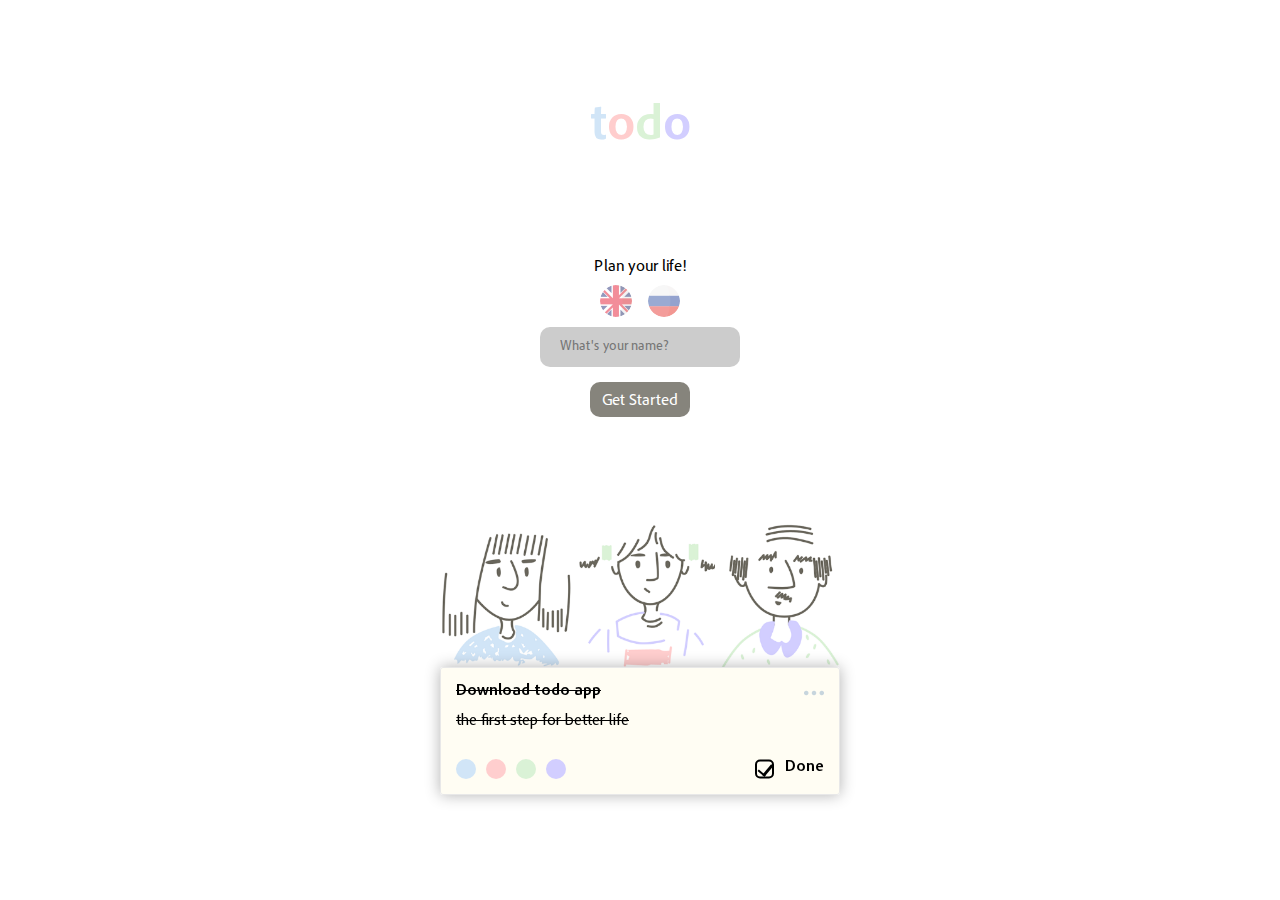
<file: index.html>
<html lang="en">
<head>
    <meta charset="UTF-8">
    <meta name="viewport" content="width=device-width, initial-scale=1.0">
    <title>Get started</title>
    <link rel="stylesheet" href="normalize.css">
    <link href="auto.css" rel="stylesheet">
    <link rel="shortcut icon" href="img/Papirus-Team-Papirus-Apps-Gnome-todo.ico" type="image/x-icon">
</head>
<body>
    <header>
        <strong class="first-letter">t</strong>
        <strong class="second-letter">o</strong>
        <strong class="third-letter">d</strong>
        <strong class="fourth-letter">o</strong>
    </header>
    <main>
        <p class="ln plan">Plan your life!</p>
        <div class="lang-chooser">
            <label class="lang-chooser__el">
                <input class="lang-chooser__input lang-chooser__input_en" type="radio" name="lang">
                <span></span>
            </label>
            <label class="lang-chooser__el">
                <input class="lang-chooser__input lang-chooser__input_ru" type="radio" name="lang">
                <span></span>
            </label>
        </div>
        <input type="text" placeholder="What's your name?" class="ln start-name">
        <a class="ln start-app" href="app.html">Get Started</a>
    </main>
    <footer>
        <img src="./img/three.png" alt="">
        <div class="card3d">
            <div class="task-card">
                <div class="card-header">
                    <div class="ln title-card">Download todo app</div>
                    <div class="menu-card"></div>
                </div>
                <div class="ln description-card">the first step for better life</div>
                <div class="card-footer">
                    <div class="tags-card">
                        <div class="card-study round"></div>
                        <div class="card-entertaiment round"></div>
                        <div class="card-family round"></div>
                        <div class="card-work round"></div>
                    </div>
                    <div class="done-task">
                    <label class="task-custom card-done">
                        <input type="checkbox" name="done" disabled="disabled" checked> 
                        <span class="ln start-card-done">Done</span>
                    </label>
                    </div>
                </div>
            </div>
        </div>
    </footer>
    <script src="./lang.js"></script>
    <script src="./index.js"></script>
    </body>
</html>
</file>
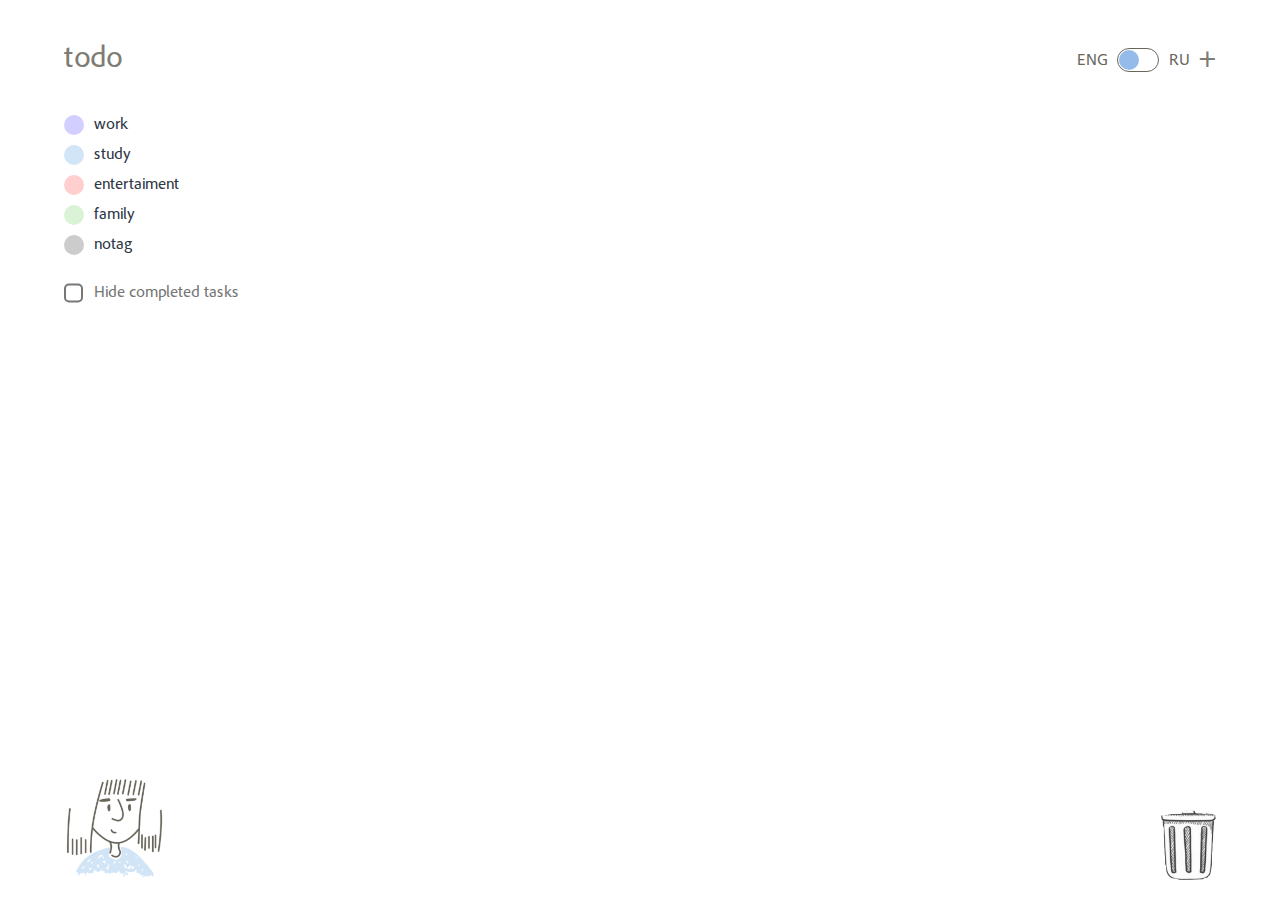
<file: app.html>
<html lang="en">
<head>
    <meta charset="UTF-8">
    <meta name="viewport" content="width=device-width, initial-scale=1.0">
    <title>todo list</title>
    <link rel="stylesheet" href="normalize.css">
    <link href="style.css" rel="stylesheet">
    <link rel="shortcut icon" href="img/Papirus-Team-Papirus-Apps-Gnome-todo.ico" type="image/x-icon">
</head>
<body>
      <div id="my_modal" class="modal">
        <div class="modal-content">
            <div class="add">
                <button class="ln close-modal-window">Cancel</button>
                <button class="ln add-modal">Add</button>
            </div>
                <div class="modal-title modal-flex">
                    <span class="ln title">Title</span>
                    <input type="text" size="40" class="modal-input ln title-input" placeholder="add a title...">
                </div>
                <div class="modal-description modal-flex">
                    <span class="ln description">Description</span>
                    <textarea name="" id="" cols="30" rows="10" class="modal-textarea ln description-textarea" placeholder="add a description..." ></textarea>
                </div>
            <div class="modal-tags"><span class="ln tags">Tags</span>
                <div class="modal-nav tags">
                    <label class="nav__elem work tags">
                        <input type="checkbox" id="add-work">
                        <span class="ln work">work</span>
                    </label>
                    
                    <label class="nav__elem study tags">
                        <input type="checkbox" id="add-study">
                        <span class="ln study">study</span>
                    </label>
                    <label class="nav__elem entertaiment tags">
                        <input type="checkbox" id="add-entertaiment">
                        <span class="ln entertaiment">entertaiment</span>
                    </label>
                    <label class="nav__elem family tags">
                        <input type="checkbox" id="add-family">
                        <span class="ln family">family</span>
                    </label>
                </div>
            </div>
        </div>
      </div>
      <div id="save-card" class="modal">
        <div class="save-content-card">
            <div class="save">
                <button class="close-edit-card ln close-modal-window">Cancel</button>
                <button class="save-edit ln save-change">Save</button>
            </div>
                <div class="modal-title modal-flex">
                    <span class="ln title">Title</span>
                    <input type="text" size="40" class="title-edit ln title-input" placeholder="add a title...">
                </div>
                <div class="modal-description modal-flex">
                    <span class="ln description">Description</span>
                    <textarea name="" id="" cols="30" rows="10" class="description-edit ln description-textarea" placeholder="add a description..." ></textarea>
                </div>
            <div class="modal-tags"><span class="ln tags">Tags</span>
                <div class="modal-nav tags">
                    <label class="nav__elem work tags">
                        <input type="checkbox" id="add-work">
                        <span class="ln work">work</span>
                    </label>
                    <label class="nav__elem study tags">
                        <input type="checkbox" id="add-study">
                        <span class="ln study">study</span>
                    </label>
                    <label class="nav__elem entertaiment tags">
                        <input type="checkbox" id="add-entertaiment">
                        <span class="ln entertaiment">entertaiment</span>
                    </label>
                    <label class="nav__elem family tags">
                        <input type="checkbox" id="add-family">
                        <span class="ln family">family</span>
                    </label>
                </div>
            </div>
        </div>
      </div>
    <header class="header">
        <div class="todo">todo</div>
        <div class="new-change-lang">
            <span class="new-change-lang__lang" data-lang='en'>ENG</span>
            <span class="new-change-lang__toggler"></span>
            <span class="new-change-lang__lang" data-lang='ru'>RU</span>
        </div>
        <div class="add-card" id="btn_modal_window">+</div>
    </header>
    <main>
        <div class="flex-container">
            <aside class="aside flex-grow-1">
                <ul class="nav">
                    <li class="nav__elem ln work" data-filter="work">work</li>
                    <li class="nav__elem ln study" data-filter="study">study</li>
                    <li class="nav__elem ln entertaiment" data-filter="entertaiment">entertaiment</li>
                    <li class="nav__elem ln family" data-filter="family">family</li>
                    <li class="nav__elem ln notag" data-filter="notag">notag</li>
                </ul>
            </aside>
            <section class="section flex-grow-3">
            </section>
    
        </div>
        <div class="hide-tasks">
            <label class="task-custom hide-done">
                <input id="hide-done-cards" type="checkbox" name="hide">
                <span class="ln hide-done-task">Hide completed tasks</span>
            </label>
        </div>
    </main>
    <footer>
        <div class="girl-picture">
            <img src="img/girl.png" alt="">
        </div>
            <img class="bin-picture" src="img/bin.png" alt="">
    </footer>
    <script src="app.js"></script>
    <script src="dragger.js"></script>
    <script src="lang.js"></script>
</body>
</html>
</file>
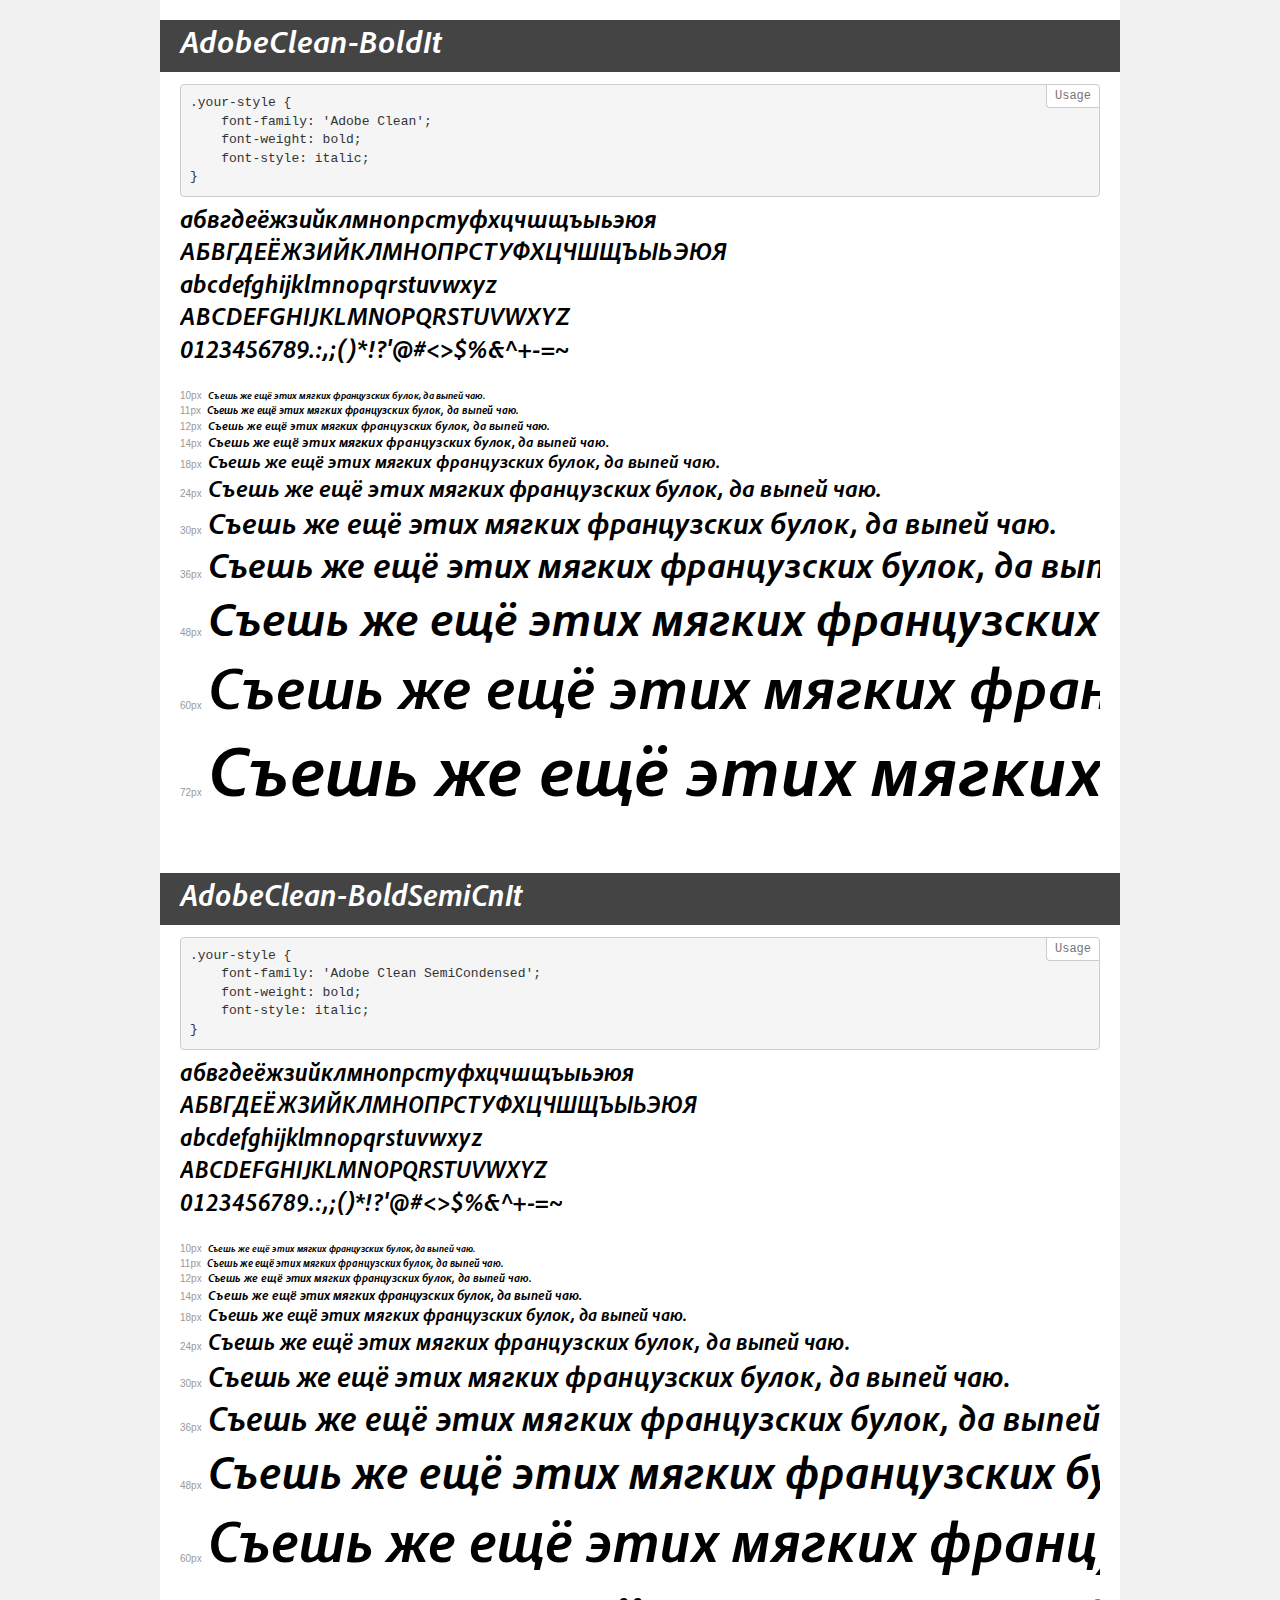
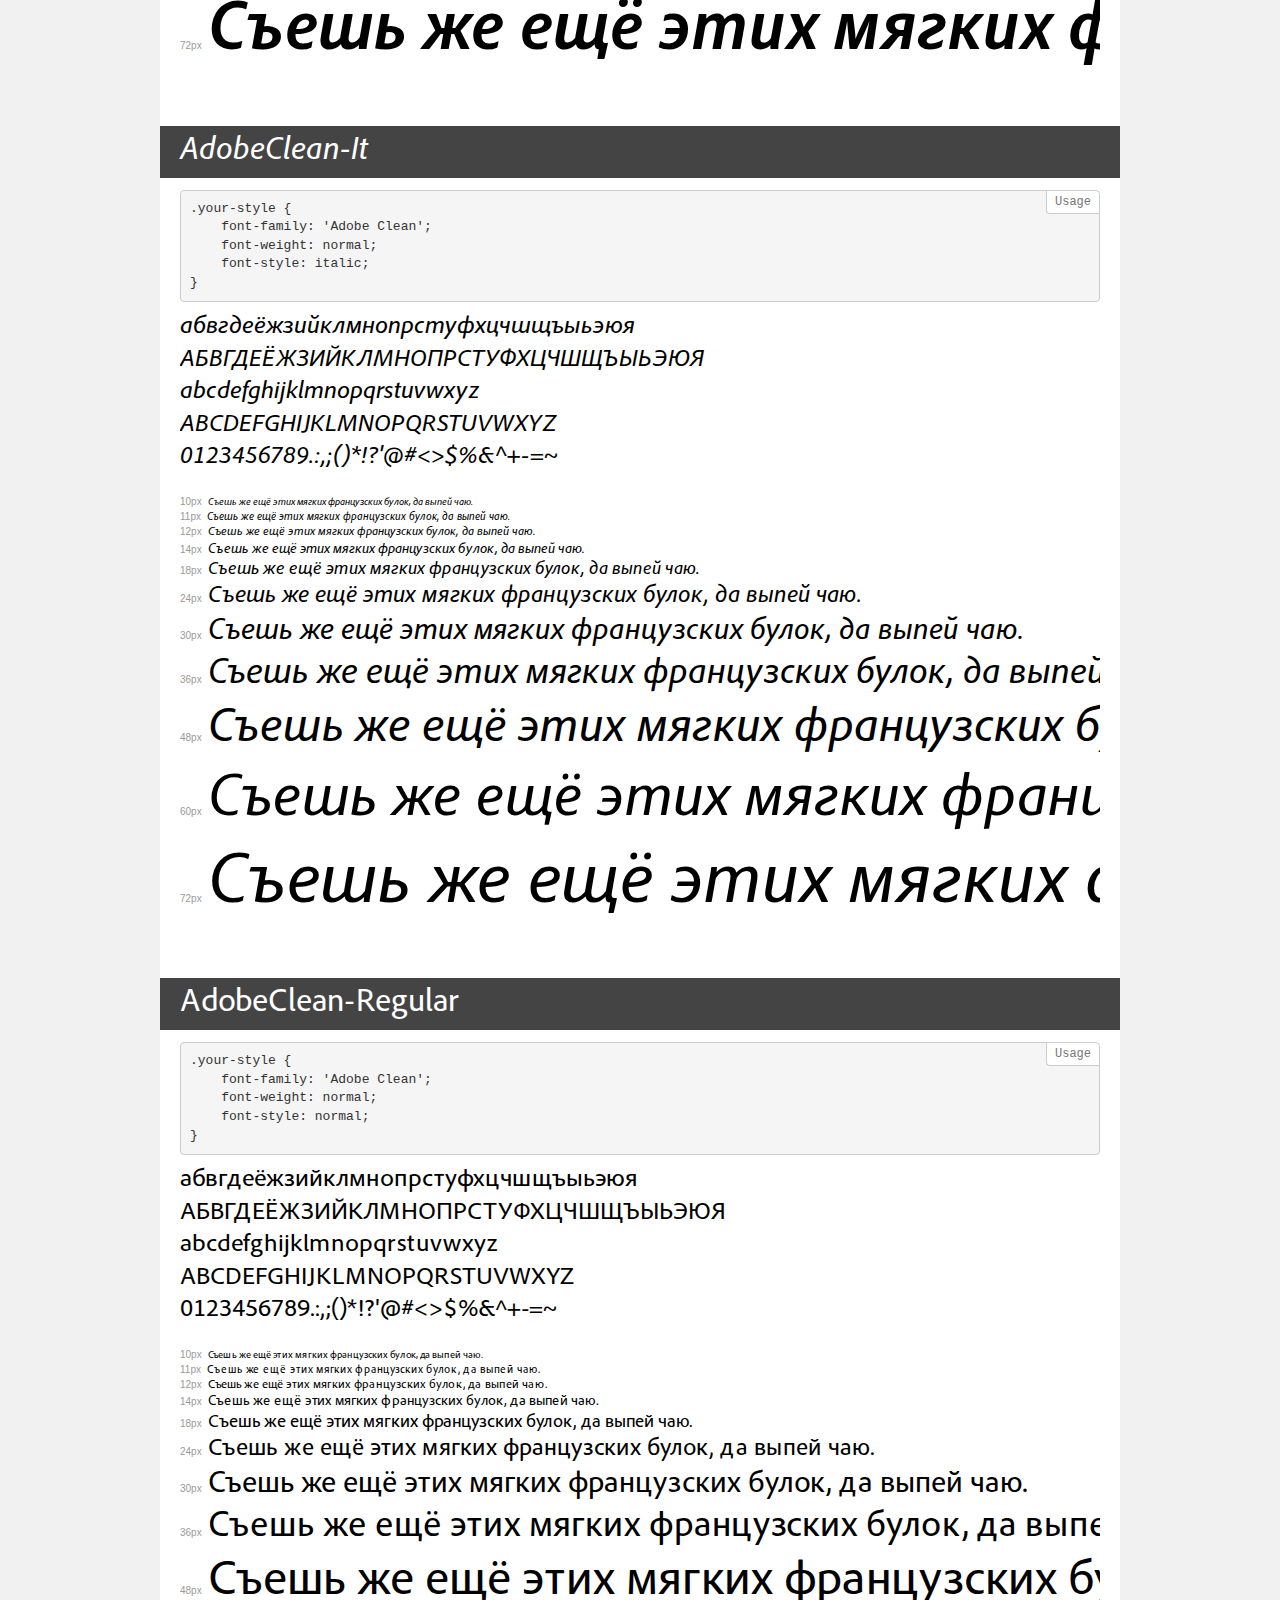
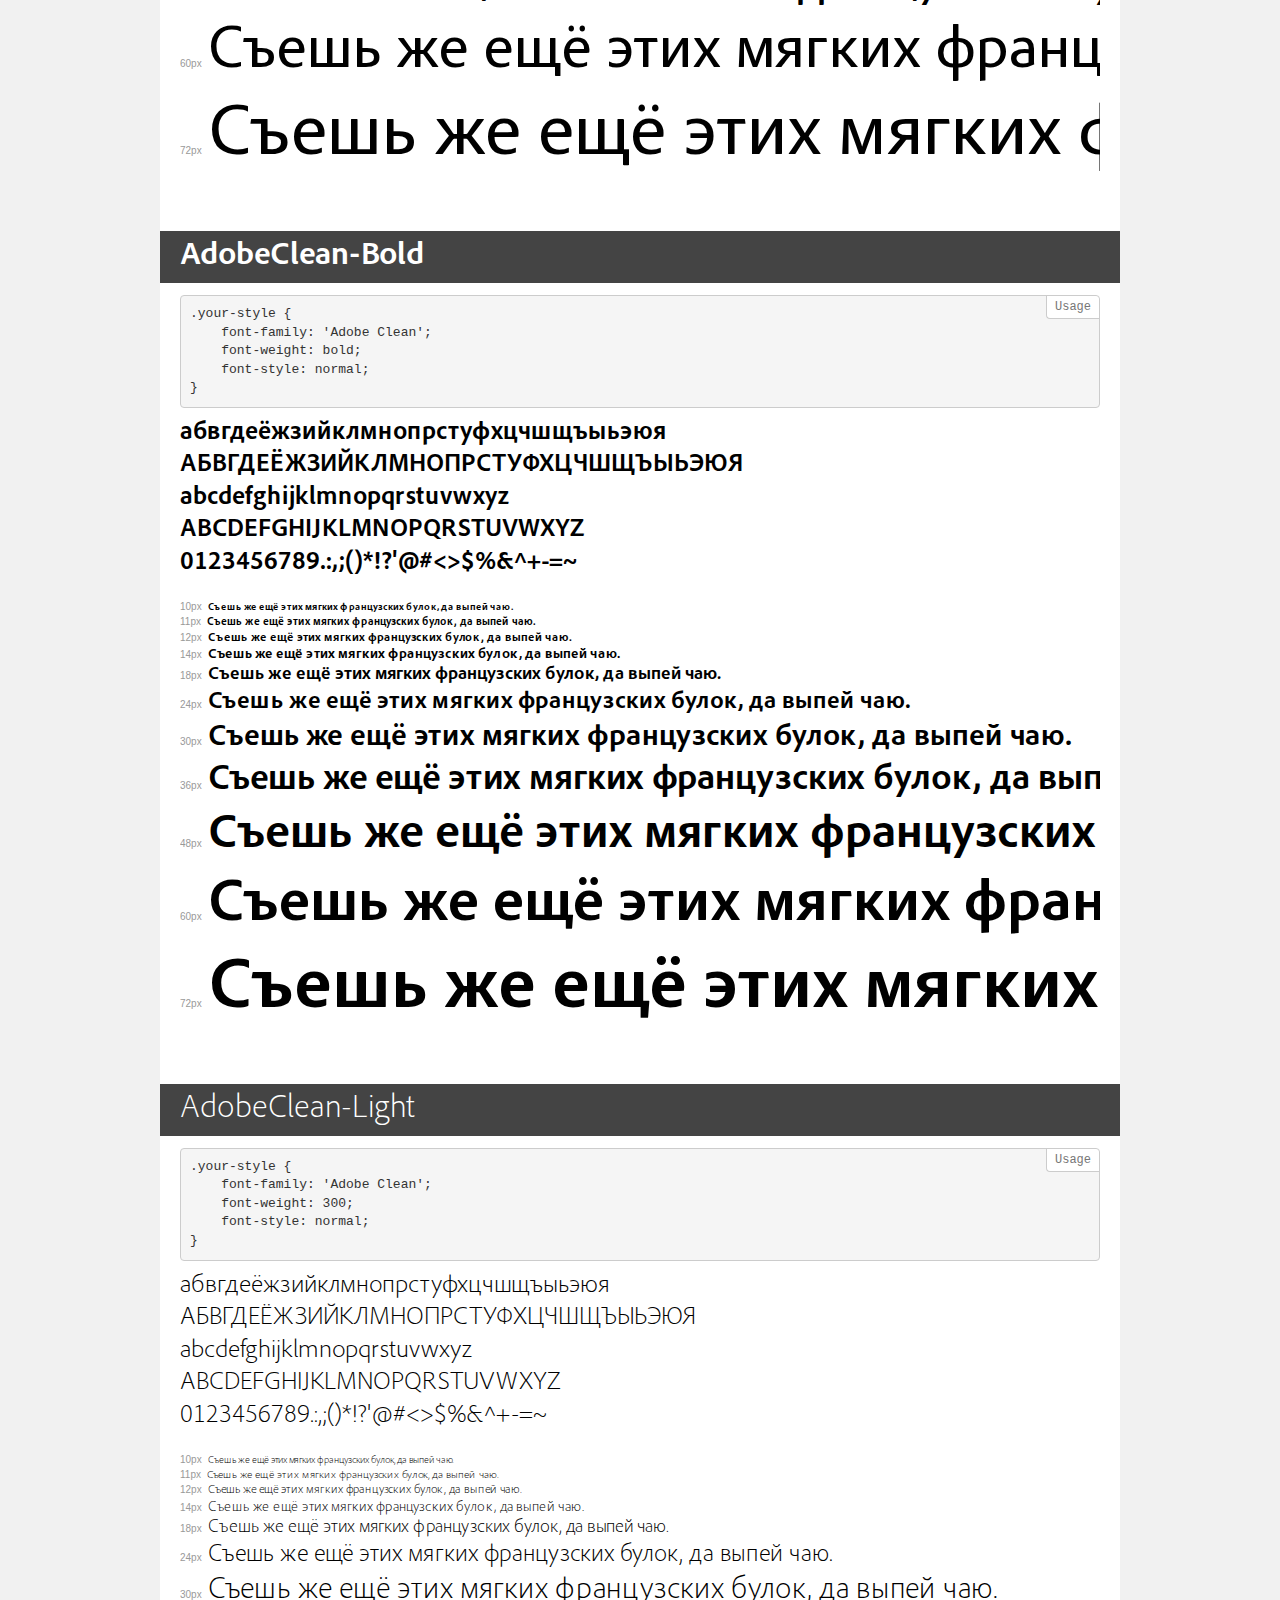
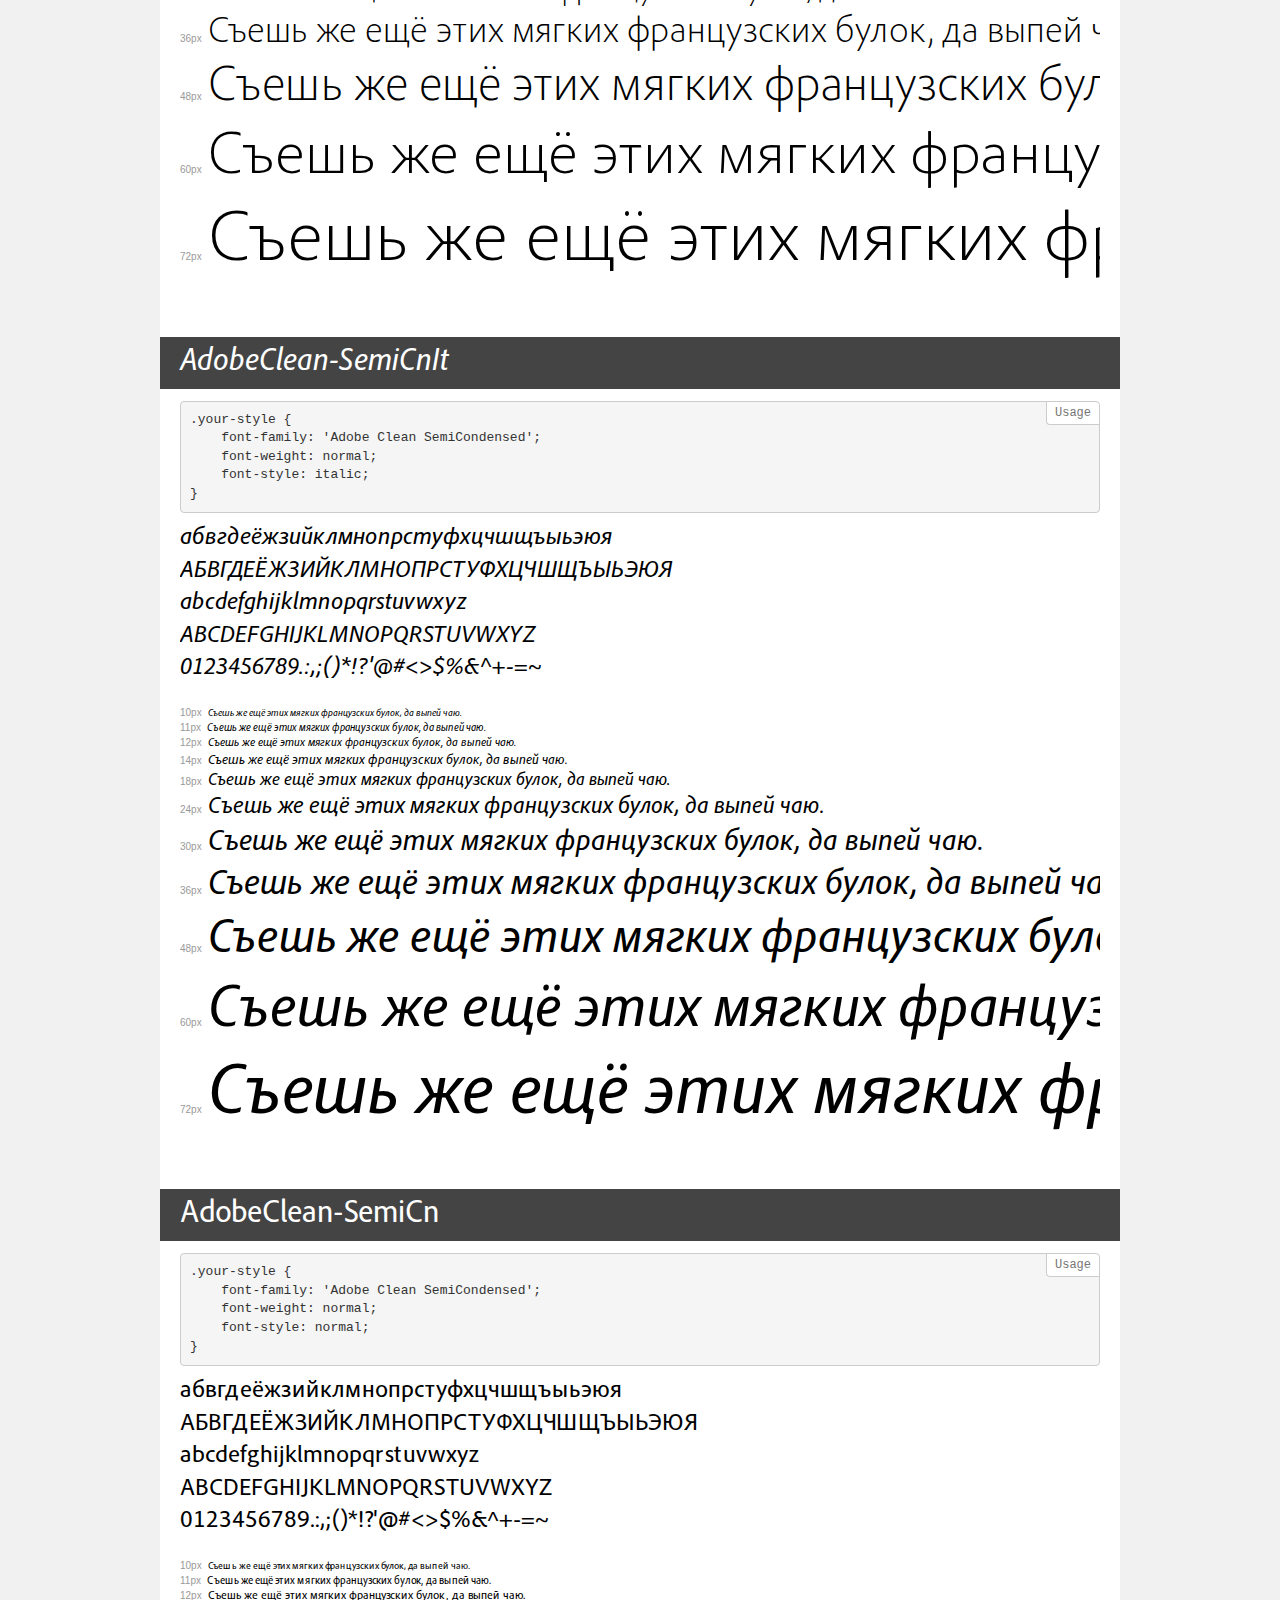
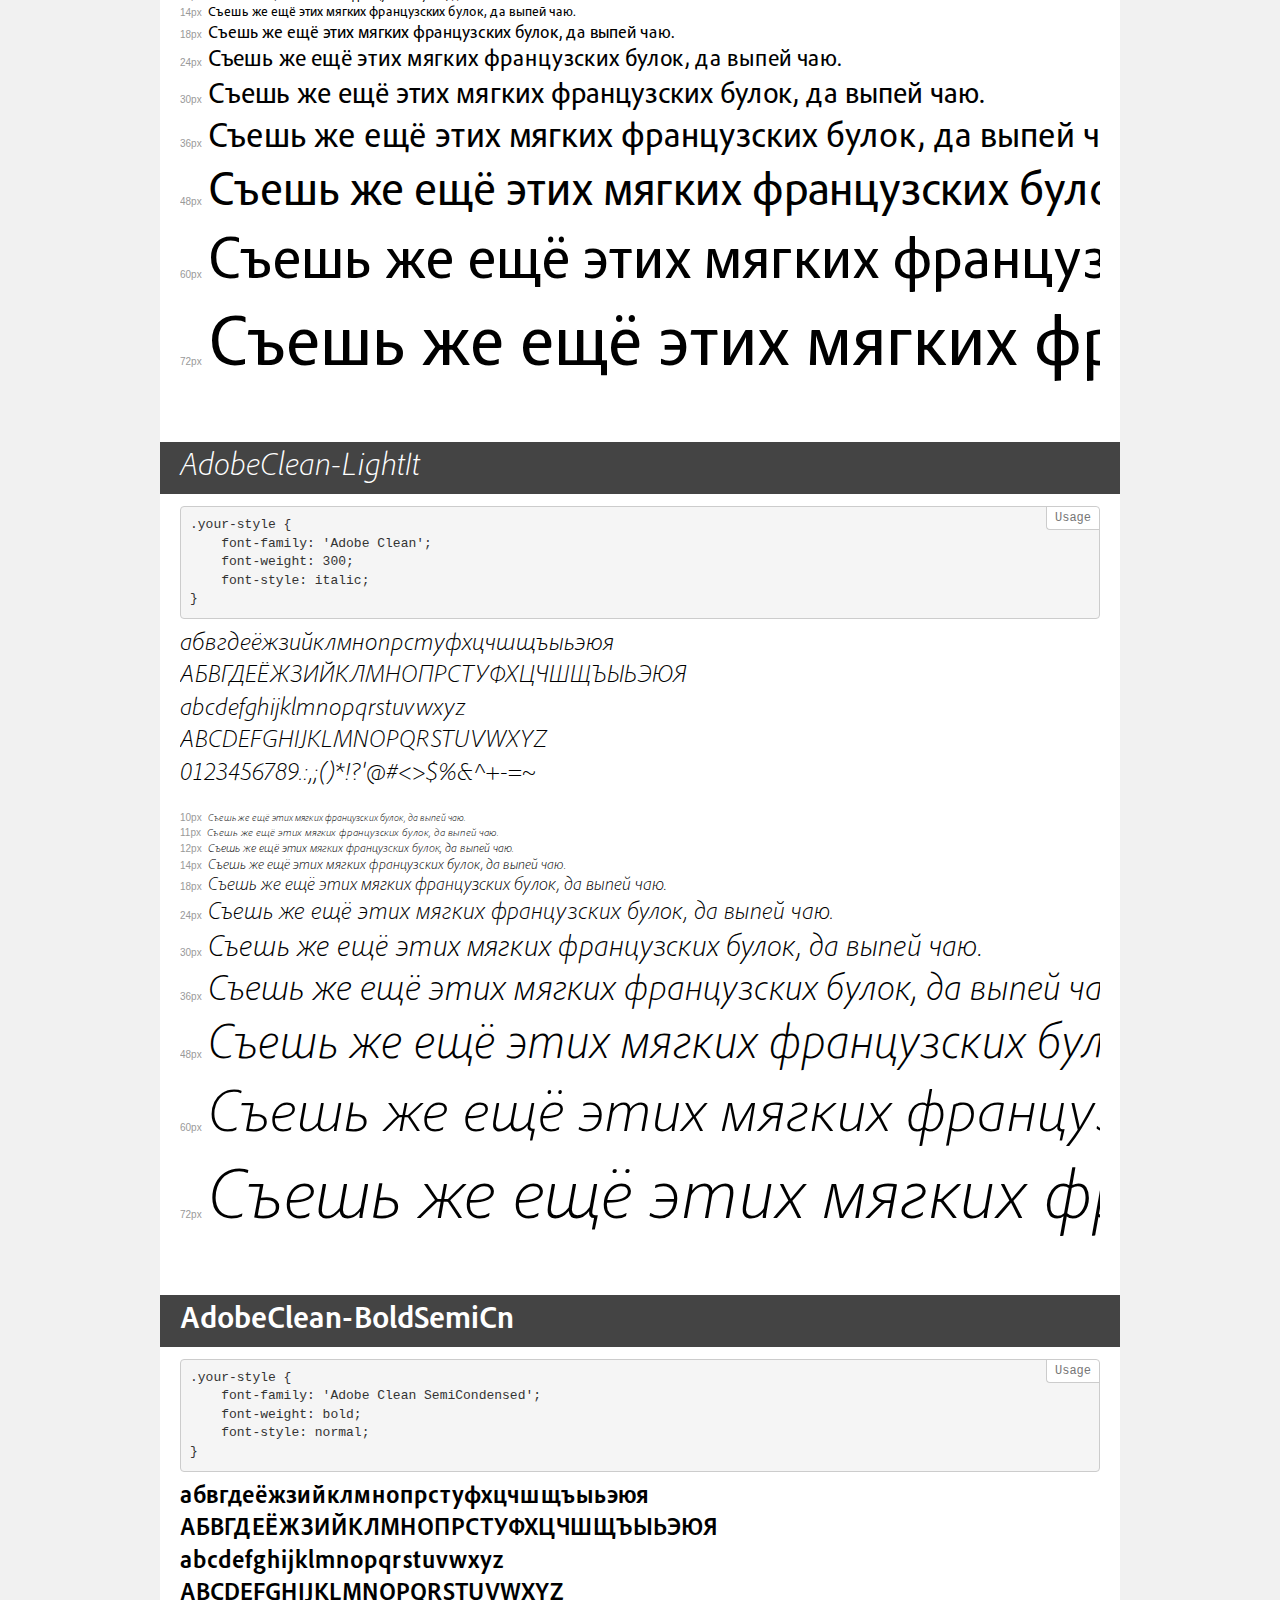
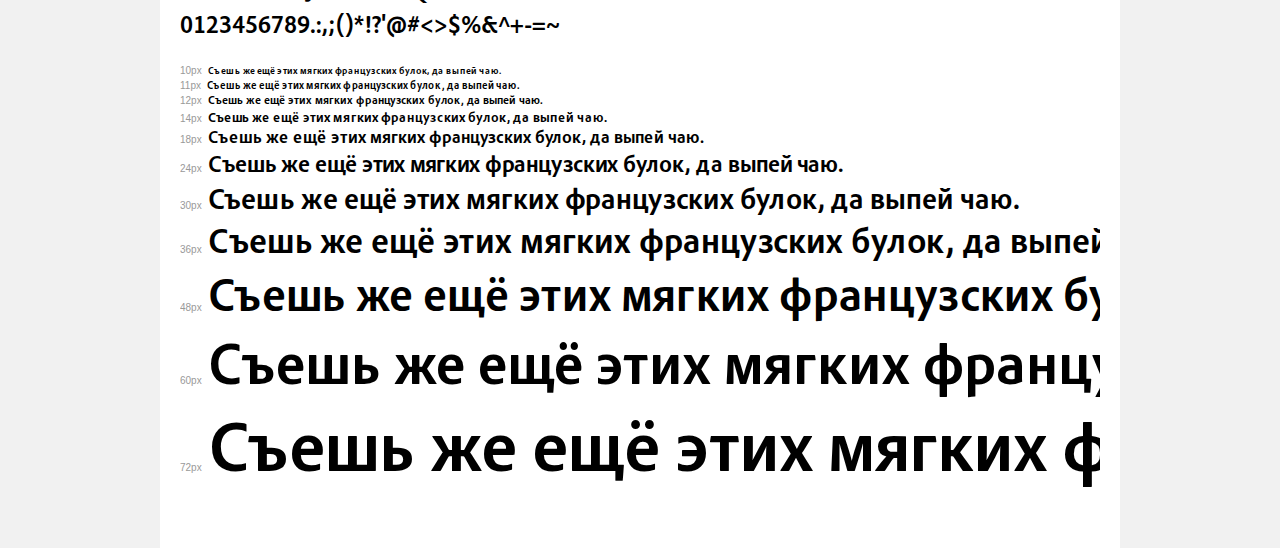
<file: font/demo.html>
<!DOCTYPE html>
<html>
<head>
    <meta charset="utf-8">
    <meta http-equiv="X-UA-Compatible" content="IE=edge">
    <meta name="viewport" content="width=device-width, initial-scale=1">
    <meta name="robots" content="noindex, noarchive">
    <meta name="format-detection" content="telephone=no">
    <title>Transfonter demo</title>
    <link href="stylesheet.css" rel="stylesheet">
    <style>
        /*
        http://meyerweb.com/eric/tools/css/reset/
        v2.0 | 20110126
        License: none (public domain)
        */
        html, body, div, span, applet, object, iframe,
        h1, h2, h3, h4, h5, h6, p, blockquote, pre,
        a, abbr, acronym, address, big, cite, code,
        del, dfn, em, img, ins, kbd, q, s, samp,
        small, strike, strong, sub, sup, tt, var,
        b, u, i, center,
        dl, dt, dd, ol, ul, li,
        fieldset, form, label, legend,
        table, caption, tbody, tfoot, thead, tr, th, td,
        article, aside, canvas, details, embed,
        figure, figcaption, footer, header, hgroup,
        menu, nav, output, ruby, section, summary,
        time, mark, audio, video {
            margin: 0;
            padding: 0;
            border: 0;
            font-size: 100%;
            font: inherit;
            vertical-align: baseline;
        }
        /* HTML5 display-role reset for older browsers */
        article, aside, details, figcaption, figure,
        footer, header, hgroup, menu, nav, section {
            display: block;
        }
        body {
            line-height: 1;
        }
        ol, ul {
            list-style: none;
        }
        blockquote, q {
            quotes: none;
        }
        blockquote:before, blockquote:after,
        q:before, q:after {
            content: '';
            content: none;
        }
        table {
            border-collapse: collapse;
            border-spacing: 0;
        }
        /* common styles */
        body {
            background: #f1f1f1;
            color: #000;
        }
        .page {
            background: #fff;
            width: 920px;
            margin: 0 auto;
            padding: 20px 20px 0 20px;
            overflow: hidden;
        }
        .font-container {
            overflow-x: auto;
            overflow-y: hidden;
            margin-bottom: 40px;
            line-height: 1.3;
            white-space: nowrap;
            padding-bottom: 5px;
        }
        h1 {
            position: relative;
            background: #444;
            font-size: 32px;
            color: #fff;
            padding: 10px 20px;
            margin: 0 -20px 12px -20px;
        }
        .letters {
            font-size: 25px;
            margin-bottom: 20px;
        }
        .s10:before {
            content: '10px';
        }
        .s11:before {
            content: '11px';
        }
        .s12:before {
            content: '12px';
        }
        .s14:before {
            content: '14px';
        }
        .s18:before {
            content: '18px';
        }
        .s24:before {
            content: '24px';
        }
        .s30:before {
            content: '30px';
        }
        .s36:before {
            content: '36px';
        }
        .s48:before {
            content: '48px';
        }
        .s60:before {
            content: '60px';
        }
        .s72:before {
            content: '72px';
        }
        .s10:before, .s11:before, .s12:before, .s14:before,
        .s18:before, .s24:before, .s30:before, .s36:before,
        .s48:before, .s60:before, .s72:before {
            font-family: Arial, sans-serif;
            font-size: 10px;
            font-weight: normal;
            font-style: normal;
            color: #999;
            padding-right: 6px;
        }
        pre {
            display: block;
            position: relative;
            padding: 9px;
            margin: 0 0 10px;
            font-family: Monaco, Menlo, Consolas, "Courier New", monospace !important;
            font-size: 13px;
            line-height: 1.428571429;
            color: #333;
            font-weight: normal !important;
            font-style: normal !important;
            background-color: #f5f5f5;
            border: 1px solid #ccc;
            overflow-x: auto;
            border-radius: 4px;
        }
        pre:after {
            display: block;
            position: absolute;
            right: 0;
            top: 0;
            content: 'Usage';
            line-height: 1;
            padding: 5px 8px;
            font-size: 12px;
            color: #767676;
            background-color: #fff;
            border: 1px solid #ccc;
            border-right: none;
            border-top: none;
            border-radius: 0 4px 0 4px;
            z-index: 10;
        }
        /* responsive */
        @media (max-width: 959px) {
            .page {
                width: auto;
                margin: 0;
            }
        }
    </style>
</head>
<body>
<div class="page">
    <div class="demo" style="font-family: 'Adobe Clean'; font-weight: bold; font-style: italic;">
        <h1>AdobeClean-BoldIt</h1>
        <pre>.your-style {
    font-family: 'Adobe Clean';
    font-weight: bold;
    font-style: italic;
}</pre>
        <div class="font-container">
            <p class="letters">
                абвгдеёжзийклмнопрстуфхцчшщъыьэюя<br>
АБВГДЕЁЖЗИЙКЛМНОПРСТУФХЦЧШЩЪЫЬЭЮЯ<br>
abcdefghijklmnopqrstuvwxyz<br>
ABCDEFGHIJKLMNOPQRSTUVWXYZ<br>
                0123456789.:,;()*!?'@#<>$%&^+-=~
            </p>
            <p class="s10" style="font-size: 10px;">Съешь же ещё этих мягких французских булок, да выпей чаю.</p>
            <p class="s11" style="font-size: 11px;">Съешь же ещё этих мягких французских булок, да выпей чаю.</p>
            <p class="s12" style="font-size: 12px;">Съешь же ещё этих мягких французских булок, да выпей чаю.</p>
            <p class="s14" style="font-size: 14px;">Съешь же ещё этих мягких французских булок, да выпей чаю.</p>
            <p class="s18" style="font-size: 18px;">Съешь же ещё этих мягких французских булок, да выпей чаю.</p>
            <p class="s24" style="font-size: 24px;">Съешь же ещё этих мягких французских булок, да выпей чаю.</p>
            <p class="s30" style="font-size: 30px;">Съешь же ещё этих мягких французских булок, да выпей чаю.</p>
            <p class="s36" style="font-size: 36px;">Съешь же ещё этих мягких французских булок, да выпей чаю.</p>
            <p class="s48" style="font-size: 48px;">Съешь же ещё этих мягких французских булок, да выпей чаю.</p>
            <p class="s60" style="font-size: 60px;">Съешь же ещё этих мягких французских булок, да выпей чаю.</p>
            <p class="s72" style="font-size: 72px;">Съешь же ещё этих мягких французских булок, да выпей чаю.</p>
        </div>
    </div>
    <div class="demo" style="font-family: 'Adobe Clean SemiCondensed'; font-weight: bold; font-style: italic;">
        <h1>AdobeClean-BoldSemiCnIt</h1>
        <pre>.your-style {
    font-family: 'Adobe Clean SemiCondensed';
    font-weight: bold;
    font-style: italic;
}</pre>
        <div class="font-container">
            <p class="letters">
                абвгдеёжзийклмнопрстуфхцчшщъыьэюя<br>
АБВГДЕЁЖЗИЙКЛМНОПРСТУФХЦЧШЩЪЫЬЭЮЯ<br>
abcdefghijklmnopqrstuvwxyz<br>
ABCDEFGHIJKLMNOPQRSTUVWXYZ<br>
                0123456789.:,;()*!?'@#<>$%&^+-=~
            </p>
            <p class="s10" style="font-size: 10px;">Съешь же ещё этих мягких французских булок, да выпей чаю.</p>
            <p class="s11" style="font-size: 11px;">Съешь же ещё этих мягких французских булок, да выпей чаю.</p>
            <p class="s12" style="font-size: 12px;">Съешь же ещё этих мягких французских булок, да выпей чаю.</p>
            <p class="s14" style="font-size: 14px;">Съешь же ещё этих мягких французских булок, да выпей чаю.</p>
            <p class="s18" style="font-size: 18px;">Съешь же ещё этих мягких французских булок, да выпей чаю.</p>
            <p class="s24" style="font-size: 24px;">Съешь же ещё этих мягких французских булок, да выпей чаю.</p>
            <p class="s30" style="font-size: 30px;">Съешь же ещё этих мягких французских булок, да выпей чаю.</p>
            <p class="s36" style="font-size: 36px;">Съешь же ещё этих мягких французских булок, да выпей чаю.</p>
            <p class="s48" style="font-size: 48px;">Съешь же ещё этих мягких французских булок, да выпей чаю.</p>
            <p class="s60" style="font-size: 60px;">Съешь же ещё этих мягких французских булок, да выпей чаю.</p>
            <p class="s72" style="font-size: 72px;">Съешь же ещё этих мягких французских булок, да выпей чаю.</p>
        </div>
    </div>
    <div class="demo" style="font-family: 'Adobe Clean'; font-weight: normal; font-style: italic;">
        <h1>AdobeClean-It</h1>
        <pre>.your-style {
    font-family: 'Adobe Clean';
    font-weight: normal;
    font-style: italic;
}</pre>
        <div class="font-container">
            <p class="letters">
                абвгдеёжзийклмнопрстуфхцчшщъыьэюя<br>
АБВГДЕЁЖЗИЙКЛМНОПРСТУФХЦЧШЩЪЫЬЭЮЯ<br>
abcdefghijklmnopqrstuvwxyz<br>
ABCDEFGHIJKLMNOPQRSTUVWXYZ<br>
                0123456789.:,;()*!?'@#<>$%&^+-=~
            </p>
            <p class="s10" style="font-size: 10px;">Съешь же ещё этих мягких французских булок, да выпей чаю.</p>
            <p class="s11" style="font-size: 11px;">Съешь же ещё этих мягких французских булок, да выпей чаю.</p>
            <p class="s12" style="font-size: 12px;">Съешь же ещё этих мягких французских булок, да выпей чаю.</p>
            <p class="s14" style="font-size: 14px;">Съешь же ещё этих мягких французских булок, да выпей чаю.</p>
            <p class="s18" style="font-size: 18px;">Съешь же ещё этих мягких французских булок, да выпей чаю.</p>
            <p class="s24" style="font-size: 24px;">Съешь же ещё этих мягких французских булок, да выпей чаю.</p>
            <p class="s30" style="font-size: 30px;">Съешь же ещё этих мягких французских булок, да выпей чаю.</p>
            <p class="s36" style="font-size: 36px;">Съешь же ещё этих мягких французских булок, да выпей чаю.</p>
            <p class="s48" style="font-size: 48px;">Съешь же ещё этих мягких французских булок, да выпей чаю.</p>
            <p class="s60" style="font-size: 60px;">Съешь же ещё этих мягких французских булок, да выпей чаю.</p>
            <p class="s72" style="font-size: 72px;">Съешь же ещё этих мягких французских булок, да выпей чаю.</p>
        </div>
    </div>
    <div class="demo" style="font-family: 'Adobe Clean'; font-weight: normal; font-style: normal;">
        <h1>AdobeClean-Regular</h1>
        <pre>.your-style {
    font-family: 'Adobe Clean';
    font-weight: normal;
    font-style: normal;
}</pre>
        <div class="font-container">
            <p class="letters">
                абвгдеёжзийклмнопрстуфхцчшщъыьэюя<br>
АБВГДЕЁЖЗИЙКЛМНОПРСТУФХЦЧШЩЪЫЬЭЮЯ<br>
abcdefghijklmnopqrstuvwxyz<br>
ABCDEFGHIJKLMNOPQRSTUVWXYZ<br>
                0123456789.:,;()*!?'@#<>$%&^+-=~
            </p>
            <p class="s10" style="font-size: 10px;">Съешь же ещё этих мягких французских булок, да выпей чаю.</p>
            <p class="s11" style="font-size: 11px;">Съешь же ещё этих мягких французских булок, да выпей чаю.</p>
            <p class="s12" style="font-size: 12px;">Съешь же ещё этих мягких французских булок, да выпей чаю.</p>
            <p class="s14" style="font-size: 14px;">Съешь же ещё этих мягких французских булок, да выпей чаю.</p>
            <p class="s18" style="font-size: 18px;">Съешь же ещё этих мягких французских булок, да выпей чаю.</p>
            <p class="s24" style="font-size: 24px;">Съешь же ещё этих мягких французских булок, да выпей чаю.</p>
            <p class="s30" style="font-size: 30px;">Съешь же ещё этих мягких французских булок, да выпей чаю.</p>
            <p class="s36" style="font-size: 36px;">Съешь же ещё этих мягких французских булок, да выпей чаю.</p>
            <p class="s48" style="font-size: 48px;">Съешь же ещё этих мягких французских булок, да выпей чаю.</p>
            <p class="s60" style="font-size: 60px;">Съешь же ещё этих мягких французских булок, да выпей чаю.</p>
            <p class="s72" style="font-size: 72px;">Съешь же ещё этих мягких французских булок, да выпей чаю.</p>
        </div>
    </div>
    <div class="demo" style="font-family: 'Adobe Clean'; font-weight: bold; font-style: normal;">
        <h1>AdobeClean-Bold</h1>
        <pre>.your-style {
    font-family: 'Adobe Clean';
    font-weight: bold;
    font-style: normal;
}</pre>
        <div class="font-container">
            <p class="letters">
                абвгдеёжзийклмнопрстуфхцчшщъыьэюя<br>
АБВГДЕЁЖЗИЙКЛМНОПРСТУФХЦЧШЩЪЫЬЭЮЯ<br>
abcdefghijklmnopqrstuvwxyz<br>
ABCDEFGHIJKLMNOPQRSTUVWXYZ<br>
                0123456789.:,;()*!?'@#<>$%&^+-=~
            </p>
            <p class="s10" style="font-size: 10px;">Съешь же ещё этих мягких французских булок, да выпей чаю.</p>
            <p class="s11" style="font-size: 11px;">Съешь же ещё этих мягких французских булок, да выпей чаю.</p>
            <p class="s12" style="font-size: 12px;">Съешь же ещё этих мягких французских булок, да выпей чаю.</p>
            <p class="s14" style="font-size: 14px;">Съешь же ещё этих мягких французских булок, да выпей чаю.</p>
            <p class="s18" style="font-size: 18px;">Съешь же ещё этих мягких французских булок, да выпей чаю.</p>
            <p class="s24" style="font-size: 24px;">Съешь же ещё этих мягких французских булок, да выпей чаю.</p>
            <p class="s30" style="font-size: 30px;">Съешь же ещё этих мягких французских булок, да выпей чаю.</p>
            <p class="s36" style="font-size: 36px;">Съешь же ещё этих мягких французских булок, да выпей чаю.</p>
            <p class="s48" style="font-size: 48px;">Съешь же ещё этих мягких французских булок, да выпей чаю.</p>
            <p class="s60" style="font-size: 60px;">Съешь же ещё этих мягких французских булок, да выпей чаю.</p>
            <p class="s72" style="font-size: 72px;">Съешь же ещё этих мягких французских булок, да выпей чаю.</p>
        </div>
    </div>
    <div class="demo" style="font-family: 'Adobe Clean'; font-weight: 300; font-style: normal;">
        <h1>AdobeClean-Light</h1>
        <pre>.your-style {
    font-family: 'Adobe Clean';
    font-weight: 300;
    font-style: normal;
}</pre>
        <div class="font-container">
            <p class="letters">
                абвгдеёжзийклмнопрстуфхцчшщъыьэюя<br>
АБВГДЕЁЖЗИЙКЛМНОПРСТУФХЦЧШЩЪЫЬЭЮЯ<br>
abcdefghijklmnopqrstuvwxyz<br>
ABCDEFGHIJKLMNOPQRSTUVWXYZ<br>
                0123456789.:,;()*!?'@#<>$%&^+-=~
            </p>
            <p class="s10" style="font-size: 10px;">Съешь же ещё этих мягких французских булок, да выпей чаю.</p>
            <p class="s11" style="font-size: 11px;">Съешь же ещё этих мягких французских булок, да выпей чаю.</p>
            <p class="s12" style="font-size: 12px;">Съешь же ещё этих мягких французских булок, да выпей чаю.</p>
            <p class="s14" style="font-size: 14px;">Съешь же ещё этих мягких французских булок, да выпей чаю.</p>
            <p class="s18" style="font-size: 18px;">Съешь же ещё этих мягких французских булок, да выпей чаю.</p>
            <p class="s24" style="font-size: 24px;">Съешь же ещё этих мягких французских булок, да выпей чаю.</p>
            <p class="s30" style="font-size: 30px;">Съешь же ещё этих мягких французских булок, да выпей чаю.</p>
            <p class="s36" style="font-size: 36px;">Съешь же ещё этих мягких французских булок, да выпей чаю.</p>
            <p class="s48" style="font-size: 48px;">Съешь же ещё этих мягких французских булок, да выпей чаю.</p>
            <p class="s60" style="font-size: 60px;">Съешь же ещё этих мягких французских булок, да выпей чаю.</p>
            <p class="s72" style="font-size: 72px;">Съешь же ещё этих мягких французских булок, да выпей чаю.</p>
        </div>
    </div>
    <div class="demo" style="font-family: 'Adobe Clean SemiCondensed'; font-weight: normal; font-style: italic;">
        <h1>AdobeClean-SemiCnIt</h1>
        <pre>.your-style {
    font-family: 'Adobe Clean SemiCondensed';
    font-weight: normal;
    font-style: italic;
}</pre>
        <div class="font-container">
            <p class="letters">
                абвгдеёжзийклмнопрстуфхцчшщъыьэюя<br>
АБВГДЕЁЖЗИЙКЛМНОПРСТУФХЦЧШЩЪЫЬЭЮЯ<br>
abcdefghijklmnopqrstuvwxyz<br>
ABCDEFGHIJKLMNOPQRSTUVWXYZ<br>
                0123456789.:,;()*!?'@#<>$%&^+-=~
            </p>
            <p class="s10" style="font-size: 10px;">Съешь же ещё этих мягких французских булок, да выпей чаю.</p>
            <p class="s11" style="font-size: 11px;">Съешь же ещё этих мягких французских булок, да выпей чаю.</p>
            <p class="s12" style="font-size: 12px;">Съешь же ещё этих мягких французских булок, да выпей чаю.</p>
            <p class="s14" style="font-size: 14px;">Съешь же ещё этих мягких французских булок, да выпей чаю.</p>
            <p class="s18" style="font-size: 18px;">Съешь же ещё этих мягких французских булок, да выпей чаю.</p>
            <p class="s24" style="font-size: 24px;">Съешь же ещё этих мягких французских булок, да выпей чаю.</p>
            <p class="s30" style="font-size: 30px;">Съешь же ещё этих мягких французских булок, да выпей чаю.</p>
            <p class="s36" style="font-size: 36px;">Съешь же ещё этих мягких французских булок, да выпей чаю.</p>
            <p class="s48" style="font-size: 48px;">Съешь же ещё этих мягких французских булок, да выпей чаю.</p>
            <p class="s60" style="font-size: 60px;">Съешь же ещё этих мягких французских булок, да выпей чаю.</p>
            <p class="s72" style="font-size: 72px;">Съешь же ещё этих мягких французских булок, да выпей чаю.</p>
        </div>
    </div>
    <div class="demo" style="font-family: 'Adobe Clean SemiCondensed'; font-weight: normal; font-style: normal;">
        <h1>AdobeClean-SemiCn</h1>
        <pre>.your-style {
    font-family: 'Adobe Clean SemiCondensed';
    font-weight: normal;
    font-style: normal;
}</pre>
        <div class="font-container">
            <p class="letters">
                абвгдеёжзийклмнопрстуфхцчшщъыьэюя<br>
АБВГДЕЁЖЗИЙКЛМНОПРСТУФХЦЧШЩЪЫЬЭЮЯ<br>
abcdefghijklmnopqrstuvwxyz<br>
ABCDEFGHIJKLMNOPQRSTUVWXYZ<br>
                0123456789.:,;()*!?'@#<>$%&^+-=~
            </p>
            <p class="s10" style="font-size: 10px;">Съешь же ещё этих мягких французских булок, да выпей чаю.</p>
            <p class="s11" style="font-size: 11px;">Съешь же ещё этих мягких французских булок, да выпей чаю.</p>
            <p class="s12" style="font-size: 12px;">Съешь же ещё этих мягких французских булок, да выпей чаю.</p>
            <p class="s14" style="font-size: 14px;">Съешь же ещё этих мягких французских булок, да выпей чаю.</p>
            <p class="s18" style="font-size: 18px;">Съешь же ещё этих мягких французских булок, да выпей чаю.</p>
            <p class="s24" style="font-size: 24px;">Съешь же ещё этих мягких французских булок, да выпей чаю.</p>
            <p class="s30" style="font-size: 30px;">Съешь же ещё этих мягких французских булок, да выпей чаю.</p>
            <p class="s36" style="font-size: 36px;">Съешь же ещё этих мягких французских булок, да выпей чаю.</p>
            <p class="s48" style="font-size: 48px;">Съешь же ещё этих мягких французских булок, да выпей чаю.</p>
            <p class="s60" style="font-size: 60px;">Съешь же ещё этих мягких французских булок, да выпей чаю.</p>
            <p class="s72" style="font-size: 72px;">Съешь же ещё этих мягких французских булок, да выпей чаю.</p>
        </div>
    </div>
    <div class="demo" style="font-family: 'Adobe Clean'; font-weight: 300; font-style: italic;">
        <h1>AdobeClean-LightIt</h1>
        <pre>.your-style {
    font-family: 'Adobe Clean';
    font-weight: 300;
    font-style: italic;
}</pre>
        <div class="font-container">
            <p class="letters">
                абвгдеёжзийклмнопрстуфхцчшщъыьэюя<br>
АБВГДЕЁЖЗИЙКЛМНОПРСТУФХЦЧШЩЪЫЬЭЮЯ<br>
abcdefghijklmnopqrstuvwxyz<br>
ABCDEFGHIJKLMNOPQRSTUVWXYZ<br>
                0123456789.:,;()*!?'@#<>$%&^+-=~
            </p>
            <p class="s10" style="font-size: 10px;">Съешь же ещё этих мягких французских булок, да выпей чаю.</p>
            <p class="s11" style="font-size: 11px;">Съешь же ещё этих мягких французских булок, да выпей чаю.</p>
            <p class="s12" style="font-size: 12px;">Съешь же ещё этих мягких французских булок, да выпей чаю.</p>
            <p class="s14" style="font-size: 14px;">Съешь же ещё этих мягких французских булок, да выпей чаю.</p>
            <p class="s18" style="font-size: 18px;">Съешь же ещё этих мягких французских булок, да выпей чаю.</p>
            <p class="s24" style="font-size: 24px;">Съешь же ещё этих мягких французских булок, да выпей чаю.</p>
            <p class="s30" style="font-size: 30px;">Съешь же ещё этих мягких французских булок, да выпей чаю.</p>
            <p class="s36" style="font-size: 36px;">Съешь же ещё этих мягких французских булок, да выпей чаю.</p>
            <p class="s48" style="font-size: 48px;">Съешь же ещё этих мягких французских булок, да выпей чаю.</p>
            <p class="s60" style="font-size: 60px;">Съешь же ещё этих мягких французских булок, да выпей чаю.</p>
            <p class="s72" style="font-size: 72px;">Съешь же ещё этих мягких французских булок, да выпей чаю.</p>
        </div>
    </div>
    <div class="demo" style="font-family: 'Adobe Clean SemiCondensed'; font-weight: bold; font-style: normal;">
        <h1>AdobeClean-BoldSemiCn</h1>
        <pre>.your-style {
    font-family: 'Adobe Clean SemiCondensed';
    font-weight: bold;
    font-style: normal;
}</pre>
        <div class="font-container">
            <p class="letters">
                абвгдеёжзийклмнопрстуфхцчшщъыьэюя<br>
АБВГДЕЁЖЗИЙКЛМНОПРСТУФХЦЧШЩЪЫЬЭЮЯ<br>
abcdefghijklmnopqrstuvwxyz<br>
ABCDEFGHIJKLMNOPQRSTUVWXYZ<br>
                0123456789.:,;()*!?'@#<>$%&^+-=~
            </p>
            <p class="s10" style="font-size: 10px;">Съешь же ещё этих мягких французских булок, да выпей чаю.</p>
            <p class="s11" style="font-size: 11px;">Съешь же ещё этих мягких французских булок, да выпей чаю.</p>
            <p class="s12" style="font-size: 12px;">Съешь же ещё этих мягких французских булок, да выпей чаю.</p>
            <p class="s14" style="font-size: 14px;">Съешь же ещё этих мягких французских булок, да выпей чаю.</p>
            <p class="s18" style="font-size: 18px;">Съешь же ещё этих мягких французских булок, да выпей чаю.</p>
            <p class="s24" style="font-size: 24px;">Съешь же ещё этих мягких французских булок, да выпей чаю.</p>
            <p class="s30" style="font-size: 30px;">Съешь же ещё этих мягких французских булок, да выпей чаю.</p>
            <p class="s36" style="font-size: 36px;">Съешь же ещё этих мягких французских булок, да выпей чаю.</p>
            <p class="s48" style="font-size: 48px;">Съешь же ещё этих мягких французских булок, да выпей чаю.</p>
            <p class="s60" style="font-size: 60px;">Съешь же ещё этих мягких французских булок, да выпей чаю.</p>
            <p class="s72" style="font-size: 72px;">Съешь же ещё этих мягких французских булок, да выпей чаю.</p>
        </div>
    </div>
</div>
</body>
</html>
</file>
<file: auto.css>
@font-face {
    font-family: "Adobe Clean";
    src: url("font/AdobeClean-Regular.woff2") format("woff2");
}
@font-face {
    font-family: "Adobe Clean";
    font-weight: bold;
    src: url("font/AdobeClean-Bold.woff2") format("woff2");
}
*{
    box-sizing: border-box;    
}
body{
    font-family: 'Adobe Clean';
    display: flex;
    flex-direction: column;
    justify-content: space-around;
    height: 100vh;
    align-items: center;
}

header{
    margin-top: 50px;
    display: flex;
}
header strong{
    font-family: 'Adobe Clean';
    font-size: 50px;
    font-weight: bold;
}
.start-name{
    border: none;
    background-color: #cccccc;
    height: 35px;
    border-radius: 10px;
    padding: 20px;
    margin-top: 10px;
    font-family: 'Adobe Clean';
}
.start-name:focus{
    outline: none;
}
.lang-chooser{
    margin-top: 10px;
    display: flex;
    justify-content: space-between;
    width: 80px;
    
}
.lang-chooser__el {
    width: 32px; 
    height: 32px; 
    display: block; 
    position: relative;
}
.lang-chooser__input{
    display: none;
}
.lang-chooser__input + span {
    position: absolute; /* Абсолютное позиционирование */
    left: 0;
    top: 0;
    width: 100%;
    height: 100%;
    cursor: pointer; 
    background-color: transparent;
    background-size: cover;

    border-radius: 100%;
    opacity: 0.5;
}
.lang-chooser__input:checked + span {
    opacity: 1;
}

.lang-chooser__input_en + span{
    background-image: url('img/uk.png');
}
.lang-chooser__input_ru + span{
    background-image: url('img/ru.png');
}

img{
    width: 100%;
}
.start-app{
    display: inline-block;
    text-decoration: none;
    background-color: #69665C;
    cursor: pointer;
    border: none;
    color: white;
    width: 100px;
    height: 35px;
    line-height: 38px;
    text-align: center;
    border-radius: 10px;
    opacity: 0.8;
    margin-top: 15px;
}
.start-app:hover{
    opacity: 1;
    transition: all 1s ease-out;
}

.first-letter{
    color: #d1e5f7;
}
.second-letter{
    color: #ffcdcd;
}
.third-letter{
    color: #daf2d6;
}
.fourth-letter{
    color: #d2ceff;
}
main{
    display: flex;
    align-items: center;
    flex-direction: column;
}

footer{
    margin-bottom: 50px;
    min-width: 240px;
    max-width: 420px;
    padding: 0 10px;
}
.card3d{
    width: 100%;
    height: 130px;
    perspective: 500px;
    transform-style: preserve-3d;
}
.task-card {
    width: 100%;
    /* background: #fff9de; */
    background: #fff9de5c;
    border: 1px solid #e8e8e8;
    box-shadow: 0 0px 15px rgba(0,0,0,0.3);
    min-height: 120px;
    height: auto;
    border-radius: 3px;
    padding: 15px;
    transform-style: preserve-3d;
    transform: translateZ(0);
    transition: 0.2s linear all;
}

.description-card{
    margin:10px 0 30px 0;
    text-decoration: line-through;
}
.tags-card{
    display: flex;
    flex-direction: row;
    left: 20px;
    bottom: 10px;
}
.round{
    margin-right: 10px;
    width: 20px;
    height: 20px;
    border-radius: 50%;
}
.card-work{
    background: #d2ceff;
}
.card-entertaiment{
    background-color: #ffcece;
}
.card-family{
    background-color: #daf2d6;
}
.card-study{
    background-color: #d1e5f7;
}
.card-header, .card-footer {
    display: flex;
    justify-content: space-between;
    font-weight: 600;
}
.card-header{
    text-decoration: line-through;
}
.menu-card{
    color: #B2AFA1;
    min-width: 20px;
    width: 20px;
    height: 20px;
    background-image: url('img/points.png');
    background-repeat: no-repeat;
}


.done-task{
    position: relative;
}

.task-custom input{
    display: none;
}

.task-custom span{
    color: #777;
    display: flex;
    padding-left: 30px;
    line-height: 16px;
    font-size: 16px;
}
.task-custom span:before{
    content: "";
    display: block;
    width: 15px;
    height: 15px;

    border: 2px solid #777;
    border-radius: 5px;

    position: absolute;
    left: 0;
    top: 50%;
    transform: translateY(-50%);
}

.task-custom input:checked + span{
    color: #000;
}
.task-custom input:checked + span::before{
    border-color: #000;
}
.task-custom input:checked + span::after{
    content: "";
    display: block;
    width: 12px;
    height: 6px;
    
    border-left: 2px solid #000;
    border-bottom: 3px solid #000;
    position: absolute;
    left: 0;
    top: 50%;
    transform: translateY(-55%) translateX(25%) rotate(-50deg);
}

.loaded{
    animation: pageLoaded 3s linear infinite;
}

@keyframes pageLoaded{
    0%{ transform: scale(1);}
    10%{ transform: scale(1.05);}
    20%{ transform: scale(1);}
    30%{ transform: scale(1.1);}
    40%{ transform: scale(1);}
    100%{ transform: scale(1);}
}
</file>
<file: style.css>
body{
    --main-font-color: #303846;
    --grey: #69665c;
    --main-light: #fff9de5c;
    --light-blue: #e1e9f1;
    --yellow: #fff9de;
    color: var(--main-font-color);
    font-size: 16px;
    line-height: 1.5;
    font-family: 'Adobe Clean';
    min-height: 100vh;
    min-width: 320px;
    display: flex;
    flex-direction: column;
    align-content: stretch;
    overflow-x: hidden;
    position: relative;
    max-width: 100%;

}
main{
    display: flex;
    flex-direction: column;
    width: 90%;
    margin: 0 auto;
}
.modal{
    font-family: 'Adobe Clean';
    font-weight: bold;
    font-size: large;
    color: var(--grey);
    display: none;
    position: fixed;
    z-index: 1;
    left: 0;
    top: 0;
    width: 100%;
    height: 100%;
    background-color: rgba(0,0,0,0.6);
    z-index: 1000;
}
.modal .modal-content, .save-content-card {
    background-color: #fefefe;
    border: 1px solid #888;
    width: 50%;
    height: 75%;
    z-index: 99999;
    position: absolute;
    top: 0;
    bottom: 0;
    right: 0;
    left: 0;
    margin: auto;
    border-radius: 15px;
}

.add, .save{
    display: flex;
    justify-content: space-between;
    padding: 35px 35px 10px 35px;
}
.add-card{
    cursor: pointer;
}



.close-modal-window, .close-edit-card{
    background: transparent;
    border: none !important;
    color: #777;
    cursor: pointer;
    padding-left: 0px;
}
.add-modal, .save-edit{
    background-color: var(--grey);
    cursor: pointer;
    border: none;
    color: white;
    width: 100px;
    height: 35px;
    border-radius: 10px;
    opacity: 0.8;
}
.add-modal:hover, .save-edit:hover {
    opacity: 1;
    transition: all 1s ease-out;
}
.modal-title input{
    border: 0px;
    background-color: #f9f9f8;
    height: 35px;
    border-radius: 10px;
    padding: 20px;
    margin-top: 10px;
    font-family: 'Adobe Clean';
}
.modal-title input:focus::placeholder{
    color: transparent;
}
.modal-description textarea{
    font-family: 'Adobe Clean';
    font-size: 14px;
    border: 0px;
    background-color: #f9f9f8;
    height: 100px;
    border-radius: 10px;
    padding: 20px;
    margin-top: 10px;
}
.modal-description textarea:focus::placeholder{
    color: transparent;
}
.modal-tags{
    padding: 10px 0 5px 35px;
}
.modal-tags .modal-nav{
    display: flex;
}
.modal-tags .modal-nav .nav__elem{
    margin: 0 30px 0 0;
    height: 40px;
    border-radius: 10px;
    font-weight: normal;
}
.modal-tags .modal-nav .nav__elem:hover{
    background-color: #f9f9f8;
    margin: 0 30px 0 0;
    height: 40px;
    border-radius: 10px;
    cursor: pointer;
}
.flex-container{
    display: flex;
    flex-wrap: nowrap;
    box-sizing: border-box;
}

.modal-flex{
    display: flex;
    flex-direction: column;
    padding: 10px 35px 10px 35px;
}

.header {
    width: 90%;
    margin: 30px auto 0;
    height: 60px;
    color: #7e7c73;
    display: flex;
    justify-content: space-between;
    align-items: center;
    font-size: 30;
    box-sizing: border-box;
}
.aside{
    flex-grow: 2;
    display: flex;
    flex-wrap: wrap;
    flex-direction: column;
    align-items: top;
    justify-content: space-between;
    width: 300px;
    padding-top: 25px;
}

.nav{
    display: flex;
    flex-direction: column;
}
.nav__elem{
    padding-left: 30px;
    box-sizing: border-box;
    position: relative;

    display: flex;
    align-items: center;
    align-content: center;
    cursor: pointer;

    font-size: 16px;
    line-height: 20px;
    margin-bottom: 10px;
    white-space: nowrap;
}
.nav__elem.work::before{
    background-color: #D2CEFF;
}
.nav__elem.study::before{
    background-color: #D1E5F7;
}
.nav__elem.entertaiment::before{
    background-color: #FFCECE;
}
.nav__elem.family::before{
    background-color: #DAF2D6;
}
.nav__elem.notag::before{
    background-color: #ccc;
}
.nav__elem.filtered{
    background-color: #edefec;
    padding-right: 5px;
    transition: 1s;
    border-radius: 10px;
    cursor: pointer;
}
.nav__elem input{
    display: none;
}
.nav__elem input + span{
    transition: border-color 1s linear;
    position: relative;
    /* border-bottom: #fff solid 1px; */
}

.nav__elem input + span::before{
    content: "";
    display: block;
    position: absolute;
    width: 0%;
    height: 1px;
    left: 50%;
    bottom: 0;
    /* max-width: 0px; */

    transition: all 0.5s linear;
    background-color: #6979a2;
}

.test{
    color: red;
}
.nav__elem input:checked + span:before{
    width: 100%;
    left: 0%;
}

/* .modal-tags{
    background-color: lightsalmon;
} */

.hide-tasks{
    margin-top: 20px;
}


.task-custom input{
    display: none;
}

.task-custom span{
    cursor: pointer;
    color: #777;
    position: relative;
    display: flex;
    padding-left: 30px;
    line-height: 16px;
    font-size: 16px;
}
.task-custom span:before{
    content: "";
    display: block;
    width: 15px;
    height: 15px;

    border: 2px solid #777;
    border-radius: 5px;

    position: absolute;
    left: 0;
    top: 50%;
    transform: translateY(-50%);
}


.task-custom input:checked + span{
    color: #000;
}
.task-custom input:checked + span::before{
    border-color: #000;
}
.task-custom input:checked + span::after{
    content: "";
    display: block;
    width: 12px;
    height: 6px;
    
    border-left: 2px solid #000;
    border-bottom: 3px solid #000;
    position: absolute;
    left: 0;
    top: 50%;
    transform: translateY(-55%) translateX(25%) rotate(-50deg);
}
.done-task {
    position: absolute;
    right: 20px;
    bottom: 10px;
}
.nav__elem::before{
    content: "";
    display: block;
    width: 20px;
    height: 20px;
    border-radius: 100%;

    position: absolute;
    left: 0;
    top: 50%;
    transform: translateY(-50%);
}


.section{
    display: flex;
    /* flex-grow: 2; */
    justify-content: space-between;
    flex-wrap: wrap;
    align-content: flex-start;
    
    width: 100%;
}
.section:after{
    content: "";
    width: calc( 99% / 3 - 30px);
    height: 0;
    margin: 0 15px 0 15px;
    box-sizing: border-box;
}
.card-filler,
.task-card {
    /* flex: 1 1 200px; */
    width: calc( 100% / 3 - 15px);
    margin-top: 25px;
    padding: 10px 25px;
    box-sizing: border-box;
    /* background: #fff9de; */
    background: var(--main-light);
    border: 1px solid #e8e8e8;
    box-shadow: 0 14px 28px rgba(0,0,0,0.05), 0 10px 10px rgba(0,0,0,0.1);
    min-height: 120px;
    height: auto;
    position: relative;
    border-radius: 3px;

    transition: transform 200ms linear;
}
.task-card.closed{
    text-decoration: line-through;
}
.task-card.cloned{
    position: absolute;
    opacity: 0.3;
    pointer-events: none;
    cursor: grabbing;
}
.card-filler{
    background-color: var(--yellow);
}
.menu-card{
    cursor: pointer;
    /* color: #B2AFA1; */
    fill: #5a5953;
    min-width: 20px;
    width: 20px;
    height: 20px;
}
.dropdown-menu{
    margin: 20px 5px 0 0;
    width: 30%;
    height: 40%;
    position: absolute;
    right: 10px;
    background-color: #fff;
    border-radius: 10px;
    z-index: 1;
    padding: 10px;
    display: none;
    cursor: pointer;
}
.dropdown-menu.opened{
    display: block;
}
.dropdown-menu li{
    font-size: 12px;
    font-weight: normal;
    color: #b2afa1;
    height: 70%;
}
.dropdown-menu li:hover{
    color: var(--grey);
}

.description-card{
    margin:10px 0 30px 0;
}
.tags-card{
    display: flex;
    flex-direction: row;
    position: absolute;
    left: 20px;
    bottom: 10px;
}
.round{
    margin-right: 10px;
    width: 20px;
    height: 20px;
    border-radius: 50%;
}
.card-work{
    background: #d2ceff;
}
.card-entertaiment{
    background-color: #ffcece;
}
.card-family{
    background-color: #daf2d6;
}
.card-study{
    background-color: #d1e5f7;
}
.card-header {
    display: flex;
    justify-content: space-between;
    font-weight: 600;
}
.girl-picture{
    padding-top: 20px;
}
@media (max-width: 1000px) {
    .modal .modal-content, .save-content-card{
        height: 90%;
    }
    .flex-container{
        flex-wrap: wrap;
    }
    .nav{
        display: flex;
        flex-direction: row;
        justify-content: space-between;
        width: 100%;
    }
    .aside{
        flex-grow: 1;
        height: auto;
    }
    .nav__elem{
        max-width: calc(20% - 15px);
        margin-right: 15px;
        margin-bottom: 0;
    }
    .nav__elem:last-child{
        margin-right: 0;
    }
    /* .header{
        padding: 20px 30px 0 30px;
    } */
    .girl-picture, .bin-picture{
        display: none;
    }
    .done-task{
        padding-left: 25px;
        padding-top: 0px;
      }
}
  @media (min-width: 600px) and (max-width: 1199px) {
    .card-filler,
    .task-card {
      width: calc( 50% - 15px);
    }

  }
  @media screen and (max-width: 600px) {
    .card-filler,
    .task-card {
      width: 100%;
      margin-left: 0;
      margin-right: 0;
    }
  }


  @media screen and (max-width: 600px) {
      .nav{
        display: flex;
        flex-flow: row wrap;
      }
        .nav li{
            flex: 0 1 auto;
            margin-right: 5px;
        }

  }
  
  @media (max-height: 550px){
    .modal .modal-content, .save-content-card {
        height: 80%;
    }
  }
  @media (max-height: 500px){
    .modal .modal-content, .save-content-card {
        height: 100%;
    }
  }

  @media(max-width: 660px){
    .modal-tags ul li{
        margin: 0 15px 0 0;
        font-size: 12px;
    }
  }
  @media(max-width: 850px){
    .modal-nav{
        flex-wrap: wrap;
    }
    .modal .modal-content, .save-content-card {
        width: 65%;
    }
  }
  @media (max-width: 500px){
    .modal-tags ul li{
        margin: 0 10px 0 0;
        font-size: 12px;
    }
  }

@media (max-width: 1200px) {
    .aside{
        flex-grow: 1;
    }
}

@media (max-width: 800px) {
    .aside{
        height: auto;
        width: 100px;
    }

    .header{
        /* padding: 20px 45px 0 45px; */
        font-size: 24px;
    }
    .modal .modal-content, .save-content-card {
        height: 90%;
    }
    .nav__elem{
        max-width: 20%;
    }
}
@media (max-width: 480px){

    .nav li{
        font-size: 12px;
        width: auto;
        padding-left: 20px;
    }
    .nav li::before{
        width: 15px;
        height: 15px;
        border-radius: 3px;
        transition: 200ms all;
    }
    .modal .modal-content, .save-content-card {
        width: 100%;
    }
    .task-custom span{
        font-size: 14px;
    }
}
@media (max-width: 600px) {
    .aside{
        width: 100%;
    }

    
}

@font-face {
    font-family: "Adobe Clean";
    font-style: normal;
    font-weight: 400;
    src: url("font/AdobeClean-Regular.woff2") format("woff2")
  }


.new-change-lang{
    display: flex;
    justify-content: space-between;
    align-items: center;
    width: 102px;

    margin-left: auto;
    margin-right: 20px;
}
.new-change-lang__lang{
    font-size: 16px;
    width: 30px;
    height: 20px;
    line-height: 22px;

    text-align: center;

    cursor: pointer;
    transition: 300ms linear all;
    background-color: #fff;
    color: var(--grey);
}
.new-change-lang__toggler{
    min-width: 42px;
    width: 44px;
    height: 24px;
    border: 1px solid var(--grey);
    margin: 10px;
    box-sizing: border-box;
    position: relative;
    border-radius: 22px;
    cursor: pointer;
}
.new-change-lang__toggler::before{
    content: "";
    display: block;
    width: 20px;
    height: 20px;

    position: absolute;
    left: 1px;
    top: 1px;

    transition: 300ms linear all;
    background:  rgba(148,187,233,1);
    
    border-radius: 100%;
}
.new-change-lang_active .new-change-lang__toggler::before{
    background: rgba(238,174,202,1);
    left: 20px;
}
[data-tooltip] {
    position: relative; 
   }
[data-tooltip]::after {
    content: attr(data-tooltip); 
    position: absolute;
    left: 0; top: 0;
    display: inline-block;
    background: #f7f7f7; 
    padding: 0.5em; 
    box-shadow: 2px 2px 5px rgba(0, 0, 0, 0.3); 
    pointer-events: none; 
    opacity: 0; 
    transition: 1s;
    border-radius: 5px;
    color: #303846;
    font-family: 'Adobe Clean';
    height: 12px;
    line-height: 12px;
} 
[data-tooltip]:hover::after {
    opacity: 1;
    top: 2em; 
}


.drag-card{
    cursor: grab;
    min-width: 20px;
    width: 20px;
    height: 20px;
    fill: #5a5953;
    
}
.bin-picture{
    width: 55px;
    height: 70px;
}
footer{
    display: flex;
    align-items: baseline;
    justify-content: space-between;
    width: 90%;
    margin: 0 auto 20px;
    color: rgb(126, 124, 115);
    box-sizing: border-box;
    flex: 0 0 auto;
    margin-top: auto;
}


@media screen and (max-width: 600px) {
  
  .new-change-lang{
    display: none;
  }
}

@media screen and (max-width: 600px) {
    .header{
      margin: 0 auto;
      height: 50px;
    }
    .aside{
        padding-top: 0;
    }
  }
</file>
<file: font/stylesheet.css>
@font-face {
    font-family: 'Adobe Clean';
    src: url('AdobeClean-BoldIt.eot');
    src: local('AdobeClean-BoldIt'),
        url('AdobeClean-BoldIt.eot?#iefix') format('embedded-opentype'),
        url('AdobeClean-BoldIt.woff2') format('woff2'),
        url('AdobeClean-BoldIt.woff') format('woff'),
        url('AdobeClean-BoldIt.ttf') format('truetype');
    font-weight: bold;
    font-style: italic;
}

@font-face {
    font-family: 'Adobe Clean SemiCondensed';
    src: url('AdobeClean-BoldSemiCnIt.eot');
    src: local('AdobeClean-BoldSemiCnIt'),
        url('AdobeClean-BoldSemiCnIt.eot?#iefix') format('embedded-opentype'),
        url('AdobeClean-BoldSemiCnIt.woff2') format('woff2'),
        url('AdobeClean-BoldSemiCnIt.woff') format('woff'),
        url('AdobeClean-BoldSemiCnIt.ttf') format('truetype');
    font-weight: bold;
    font-style: italic;
}

@font-face {
    font-family: 'Adobe Clean';
    src: url('AdobeClean-It.eot');
    src: local('AdobeClean-It'),
        url('AdobeClean-It.eot?#iefix') format('embedded-opentype'),
        url('AdobeClean-It.woff2') format('woff2'),
        url('AdobeClean-It.woff') format('woff'),
        url('AdobeClean-It.ttf') format('truetype');
    font-weight: normal;
    font-style: italic;
}

@font-face {
    font-family: 'Adobe Clean';
    src: url('AdobeClean-Regular.eot');
    src: local('AdobeClean-Regular'),
        url('AdobeClean-Regular.eot?#iefix') format('embedded-opentype'),
        url('AdobeClean-Regular.woff2') format('woff2'),
        url('AdobeClean-Regular.woff') format('woff'),
        url('AdobeClean-Regular.ttf') format('truetype');
    font-weight: normal;
    font-style: normal;
}

@font-face {
    font-family: 'Adobe Clean';
    src: url('AdobeClean-Bold.eot');
    src: local('AdobeClean-Bold'),
        url('AdobeClean-Bold.eot?#iefix') format('embedded-opentype'),
        url('AdobeClean-Bold.woff2') format('woff2'),
        url('AdobeClean-Bold.woff') format('woff'),
        url('AdobeClean-Bold.ttf') format('truetype');
    font-weight: bold;
    font-style: normal;
}

@font-face {
    font-family: 'Adobe Clean';
    src: url('AdobeClean-Light.eot');
    src: local('AdobeClean-Light'),
        url('AdobeClean-Light.eot?#iefix') format('embedded-opentype'),
        url('AdobeClean-Light.woff2') format('woff2'),
        url('AdobeClean-Light.woff') format('woff'),
        url('AdobeClean-Light.ttf') format('truetype');
    font-weight: 300;
    font-style: normal;
}

@font-face {
    font-family: 'Adobe Clean SemiCondensed';
    src: url('AdobeClean-SemiCnIt.eot');
    src: local('AdobeClean-SemiCnIt'),
        url('AdobeClean-SemiCnIt.eot?#iefix') format('embedded-opentype'),
        url('AdobeClean-SemiCnIt.woff2') format('woff2'),
        url('AdobeClean-SemiCnIt.woff') format('woff'),
        url('AdobeClean-SemiCnIt.ttf') format('truetype');
    font-weight: normal;
    font-style: italic;
}

@font-face {
    font-family: 'Adobe Clean SemiCondensed';
    src: url('AdobeClean-SemiCn.eot');
    src: local('AdobeClean-SemiCn'),
        url('AdobeClean-SemiCn.eot?#iefix') format('embedded-opentype'),
        url('AdobeClean-SemiCn.woff2') format('woff2'),
        url('AdobeClean-SemiCn.woff') format('woff'),
        url('AdobeClean-SemiCn.ttf') format('truetype');
    font-weight: normal;
    font-style: normal;
}

@font-face {
    font-family: 'Adobe Clean';
    src: url('AdobeClean-LightIt.eot');
    src: local('AdobeClean-LightIt'),
        url('AdobeClean-LightIt.eot?#iefix') format('embedded-opentype'),
        url('AdobeClean-LightIt.woff2') format('woff2'),
        url('AdobeClean-LightIt.woff') format('woff'),
        url('AdobeClean-LightIt.ttf') format('truetype');
    font-weight: 300;
    font-style: italic;
}

@font-face {
    font-family: 'Adobe Clean SemiCondensed';
    src: url('AdobeClean-BoldSemiCn.eot');
    src: local('AdobeClean-BoldSemiCn'),
        url('AdobeClean-BoldSemiCn.eot?#iefix') format('embedded-opentype'),
        url('AdobeClean-BoldSemiCn.woff2') format('woff2'),
        url('AdobeClean-BoldSemiCn.woff') format('woff'),
        url('AdobeClean-BoldSemiCn.ttf') format('truetype');
    font-weight: bold;
    font-style: normal;
}
</file>
